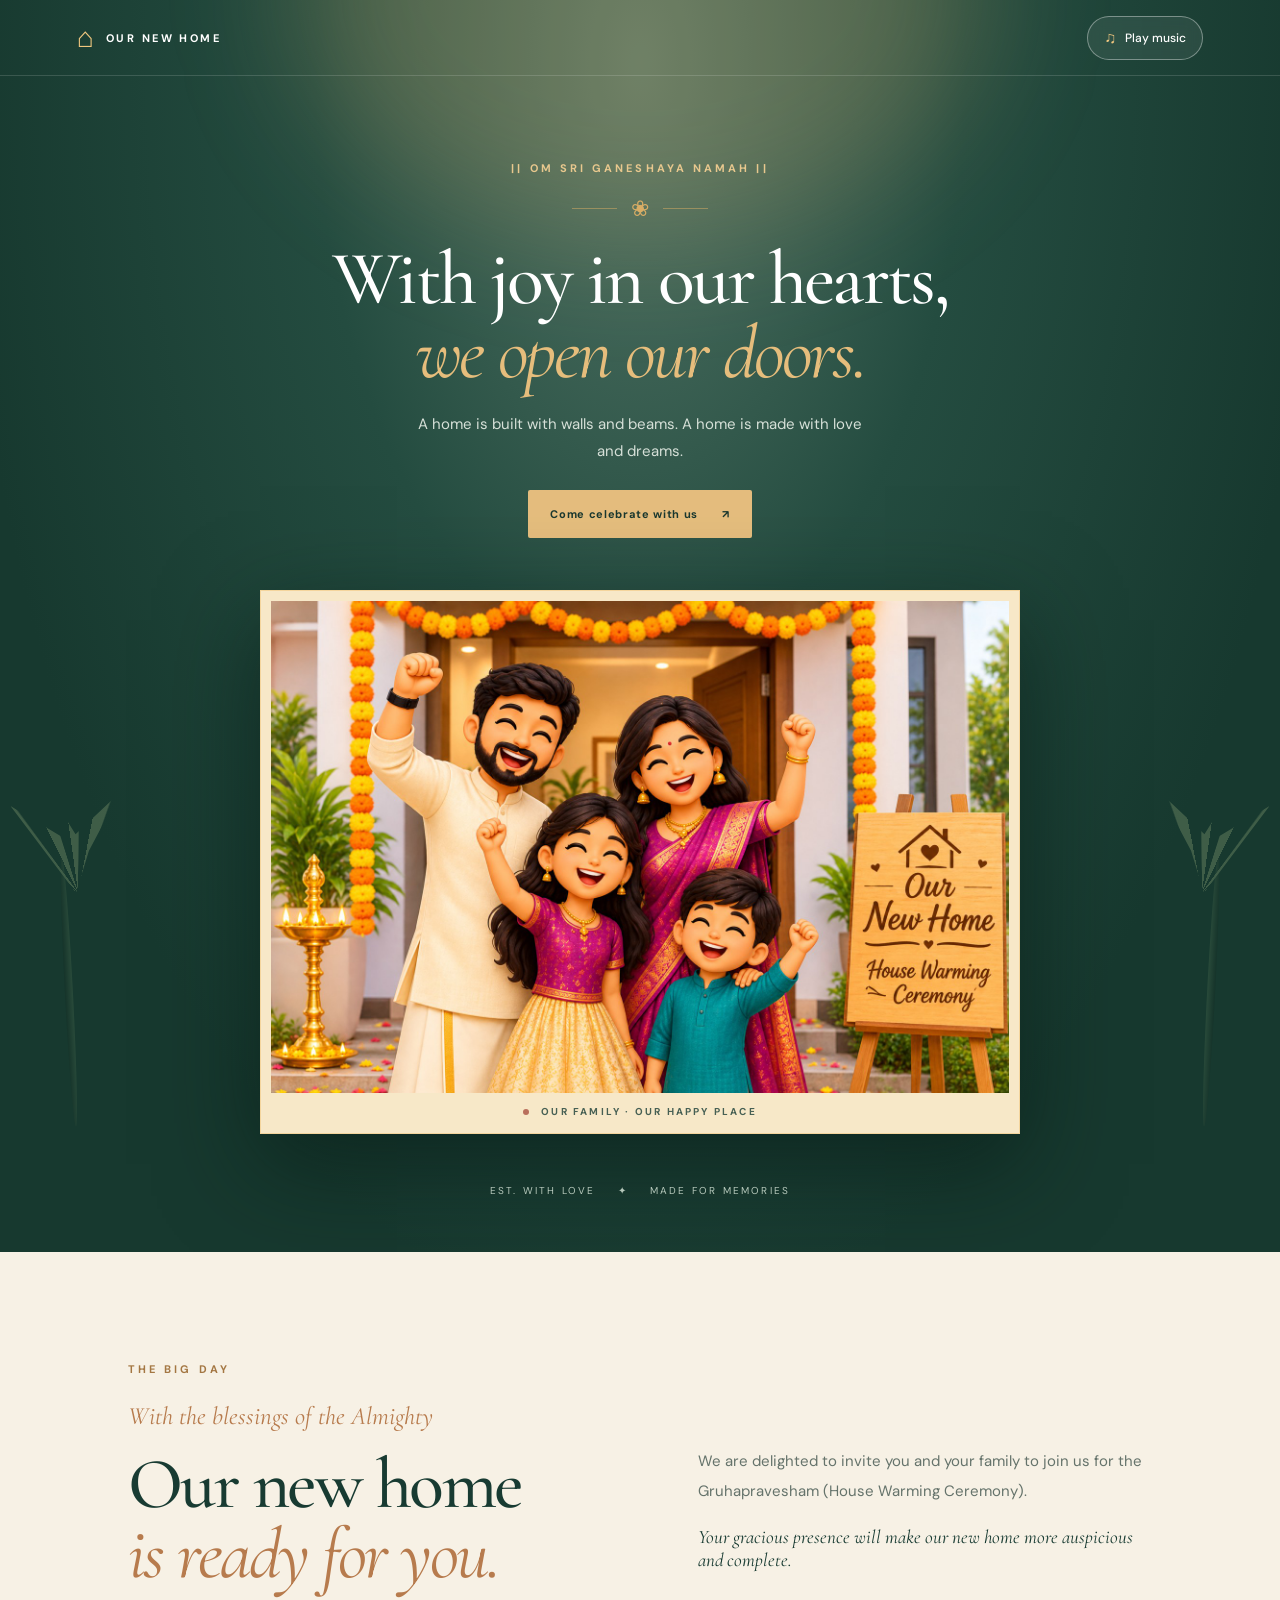
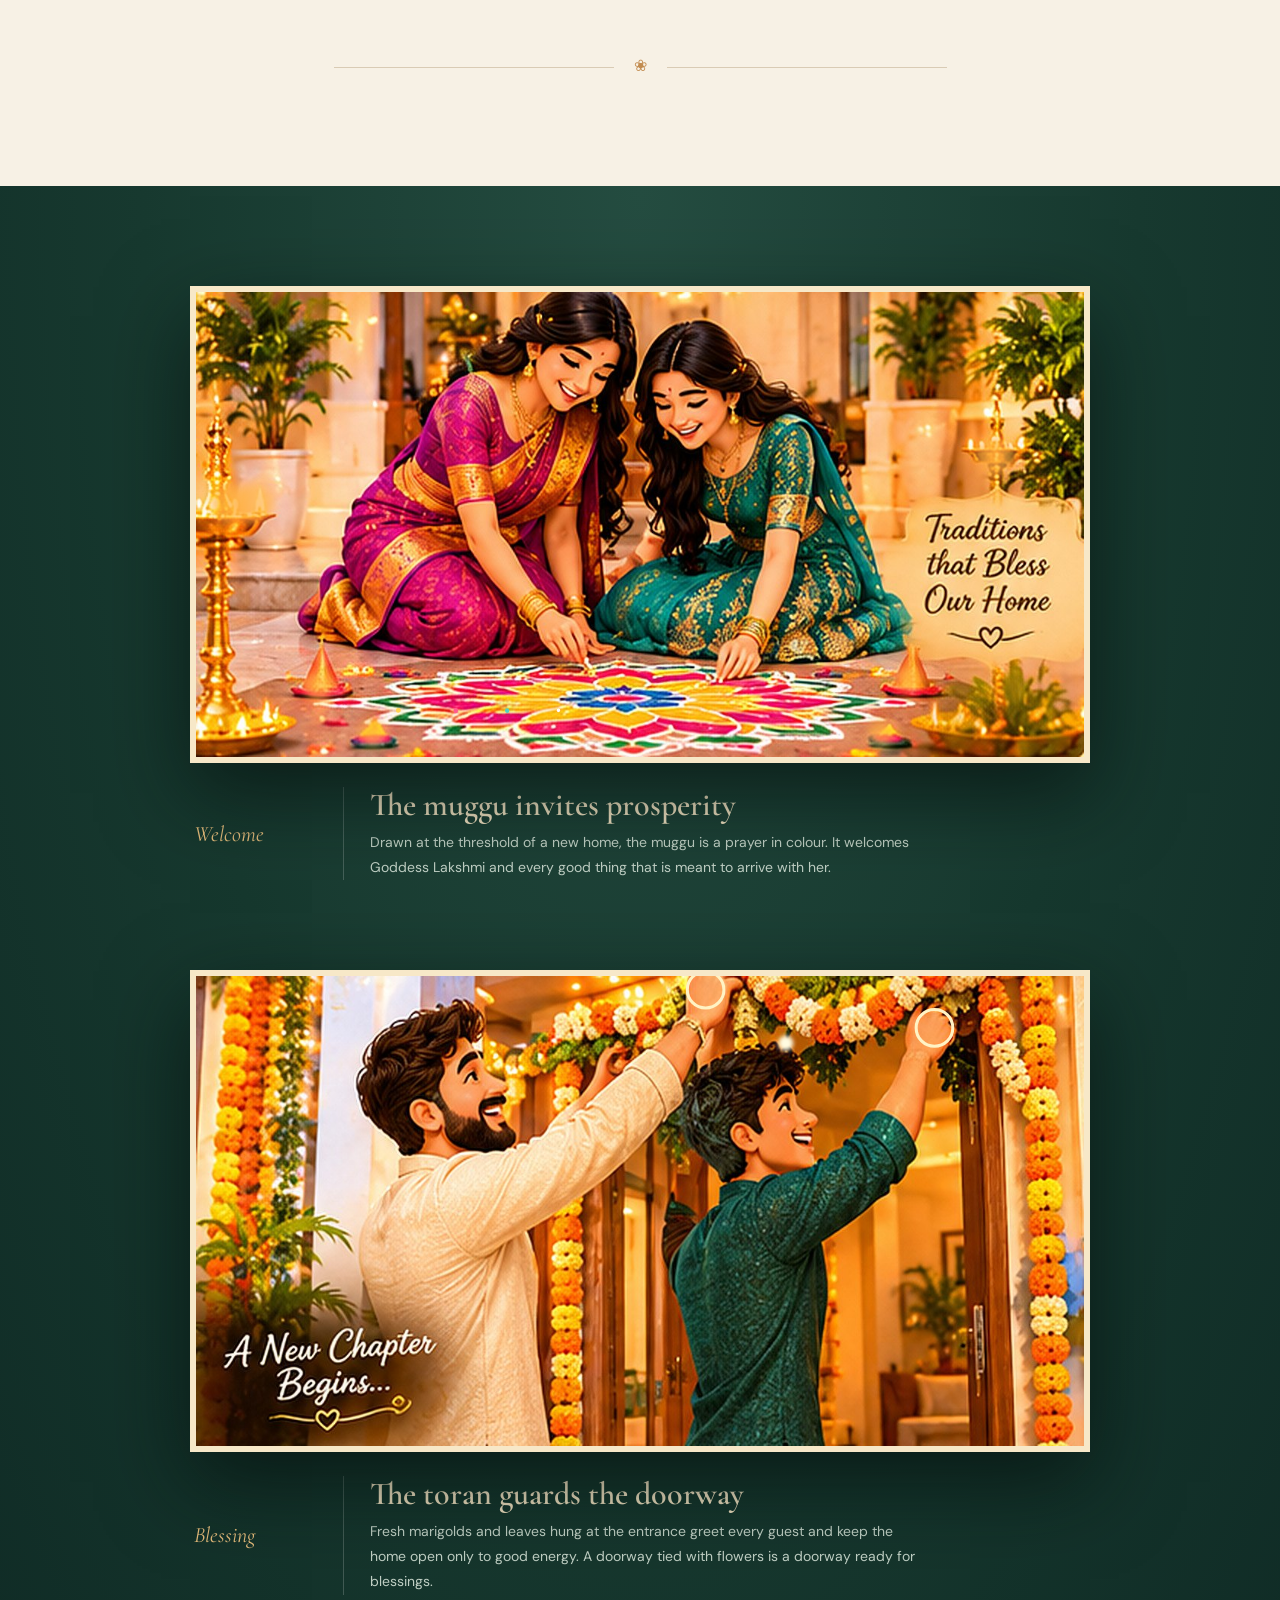
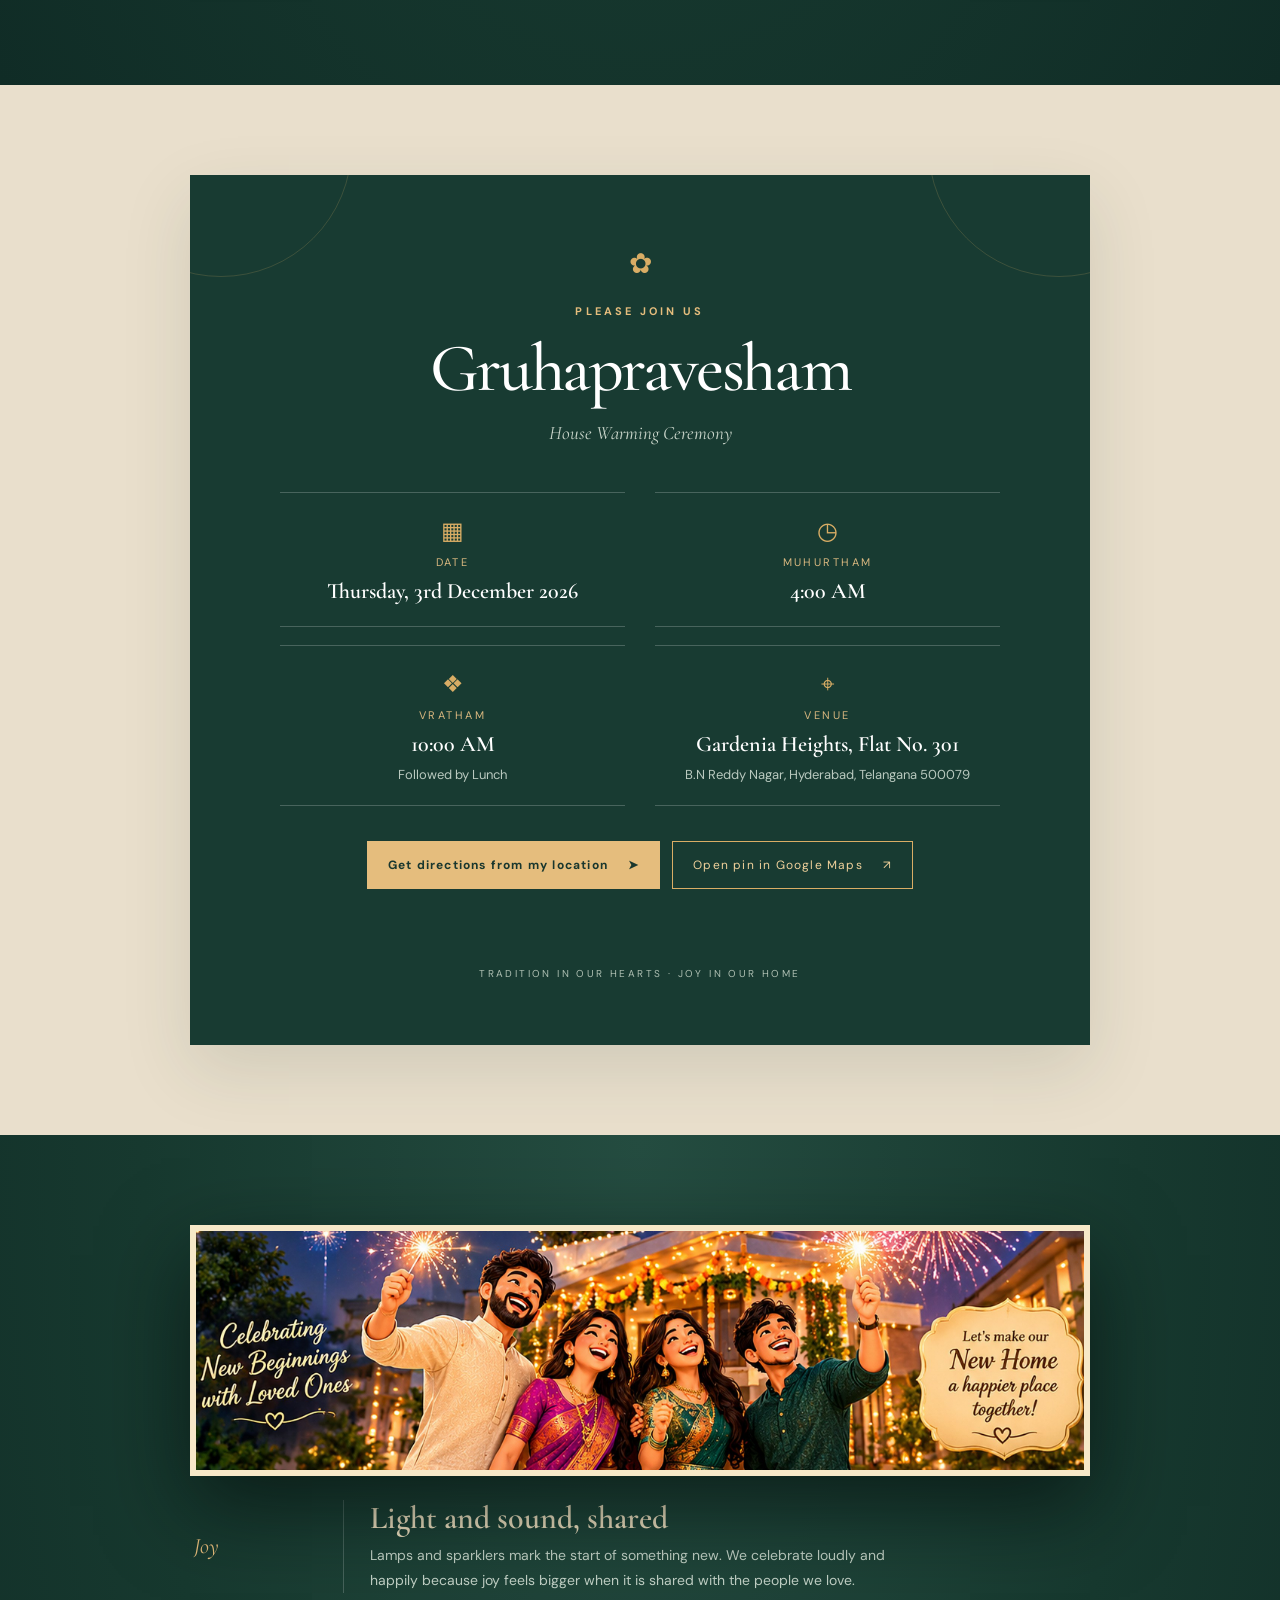
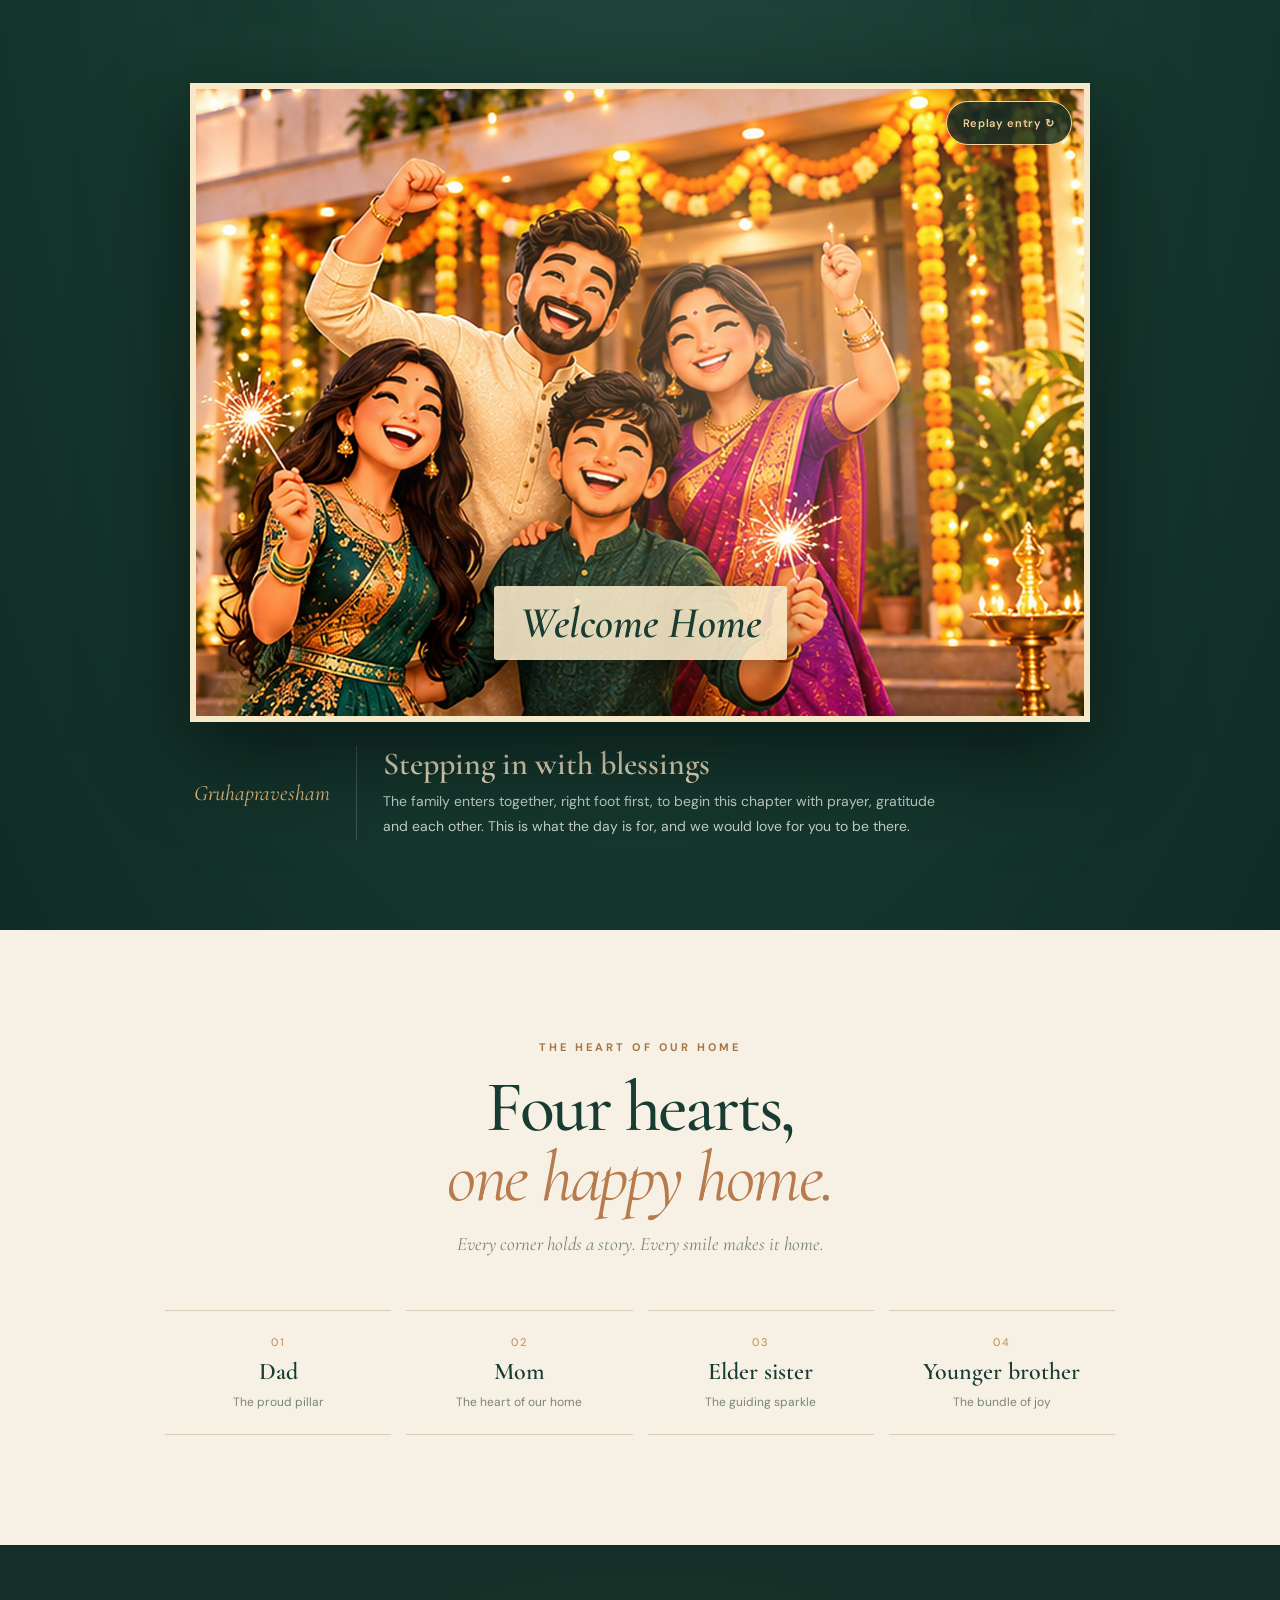
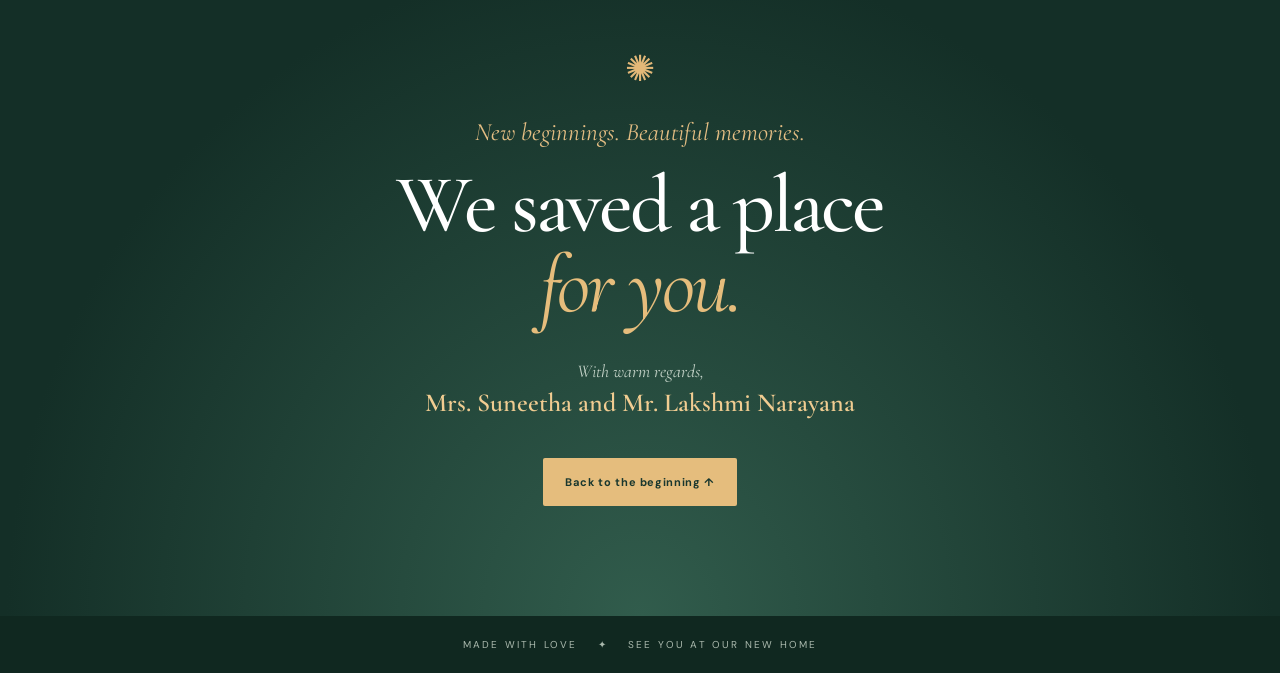
<file: site/index.html>
<!doctype html>
<html lang="en">
<head>
  <meta charset="UTF-8" />
  <meta name="viewport" content="width=device-width, initial-scale=1.0" />
  <meta name="theme-color" content="#183b32" />
  <meta name="description" content="Join us as we celebrate our new home." />
  <title>Gruhapravesham | Our New Home</title>
  <link rel="preconnect" href="https://fonts.googleapis.com">
  <link rel="preconnect" href="https://fonts.gstatic.com" crossorigin>
  <link href="https://fonts.googleapis.com/css2?family=Cormorant+Garamond:wght@400;500;600;700&family=DM+Sans:wght@400;500;600;700&display=swap" rel="stylesheet">
  <link rel="stylesheet" href="styles.css" />
</head>
<body>
  <div class="loading-screen" id="loadingScreen" aria-hidden="true">
    <div class="loader-lotus">✿</div><span>Opening our doors...</span>
  </div>

  <header class="topbar">
    <a class="brand" href="#home" aria-label="Our new home">
      <span class="brand-mark">⌂</span><span>OUR NEW HOME</span>
    </a>
    <button class="sound-toggle" id="soundToggle" aria-pressed="false" title="Toggle celebration music">
      <span class="sound-icon">♫</span><span id="soundLabel">Play music</span>
    </button>
  </header>

  <main>
    <section class="hero" id="home">
      <div class="sun-glow"></div>
      <div class="palm palm-left" aria-hidden="true"><i></i><b></b></div>
      <div class="palm palm-right" aria-hidden="true"><i></i><b></b></div>
      <div class="floating-petals" id="petals" aria-hidden="true"></div>
      <div class="hero-content">
        <p class="eyebrow reveal">|| OM SRI GANESHAYA NAMAH ||</p>
        <div class="ornament reveal"><span></span> ❀ <span></span></div>
        <h1 class="reveal">With joy in our hearts,<br><em>we open our doors.</em></h1>
        <p class="hero-copy reveal">A home is built with walls and beams. A home is made with love and dreams.</p>
        <a class="primary-button reveal" href="#invitation">Come celebrate with us <span>↗</span></a>
      </div>
      <div class="hero-art reveal">
        <img src="assets/family-housewarming.jpg" alt="A joyful family of four celebrating their new home" />
        <div class="art-caption"><span class="caption-dot"></span> OUR FAMILY · OUR HAPPY PLACE</div>
      </div>
      <div class="hero-bottom"><span>EST. WITH LOVE</span><span>✦</span><span>MADE FOR MEMORIES</span></div>
    </section>

    <section class="intro section-pad" id="invitation">
      <div class="section-kicker">THE BIG DAY</div>
      <div class="intro-grid">
        <div>
          <p class="script-line">With the blessings of the Almighty</p>
          <h2>Our new home<br><em>is ready for you.</em></h2>
        </div>
        <div class="intro-text">
          <p>We are delighted to invite you and your family to join us for the Gruhapravesham (House Warming Ceremony).</p>
          <p class="invite-signoff">Your gracious presence will make our new home more auspicious and complete.</p>
        </div>
      </div>
      <div class="divider"><span>❀</span></div>
    </section>

    <section class="story" id="story">
      <article class="scene" data-scene="muggu">
        <div class="stage"><div class="kb" style="--ox:50%;--oy:80%"><img src="assets/scene-muggu.jpg" width="588" height="308" alt="Mother and elder daughter smiling as they draw a colourful muggu at the entrance" /><svg class="fx" viewBox="0 0 588 308" aria-hidden="true"></svg></div><div class="petal-layer" aria-hidden="true"></div></div>
        <div class="scene-copy"><span class="scene-tag">Welcome</span><h3>The muggu invites prosperity</h3><p>Drawn at the threshold of a new home, the muggu is a prayer in colour. It welcomes Goddess Lakshmi and every good thing that is meant to arrive with her.</p></div>
      </article>

      <article class="scene" data-scene="garland">
        <div class="stage"><div class="kb" style="--ox:55%;--oy:20%"><img src="assets/scene-garland.jpg" width="582" height="308" alt="Father and younger son smiling as they tie a marigold garland at the entrance" /><svg class="fx" viewBox="0 0 582 308" aria-hidden="true"></svg></div><div class="petal-layer" aria-hidden="true"></div></div>
        <div class="scene-copy"><span class="scene-tag">Blessing</span><h3>The toran guards the doorway</h3><p>Fresh marigolds and leaves hung at the entrance greet every guest and keep the home open only to good energy. A doorway tied with flowers is a doorway ready for blessings.</p></div>
      </article>
    </section>

    <section class="details section-pad" id="details">
      <div class="details-card">
        <div class="details-flower">✿</div>
        <div class="section-kicker light">PLEASE JOIN US</div>
        <h2>Gruhapravesham</h2>
        <p class="details-sub">House Warming Ceremony</p>
        <div class="detail-grid four">
          <div class="detail-item"><span class="detail-icon">▦</span><span class="detail-label">DATE</span><strong id="eventDate">Date to be announced</strong></div>
          <div class="detail-item"><span class="detail-icon">◷</span><span class="detail-label">MUHURTHAM</span><strong id="eventMuhurtham">To be announced</strong></div>
          <div class="detail-item"><span class="detail-icon">❖</span><span class="detail-label">VRATHAM</span><strong id="eventTime">Time to be announced</strong><small id="eventNote"></small></div>
          <div class="detail-item"><span class="detail-icon">⌖</span><span class="detail-label">VENUE</span><strong id="eventVenue">Our New Home</strong><small id="eventAddress">Address will be shared soon</small></div>
        </div>
        <div class="map-box">
          <div class="map-actions">
            <button type="button" class="outline-button solid" id="dirBtn">Get directions from my location <span>➤</span></button>
            <a class="outline-button" id="mapLink" href="#" target="_blank" rel="noopener">Open pin in Google Maps <span>↗</span></a>
          </div>
          <p class="map-status" id="mapStatus" role="status" aria-live="polite"></p>
        </div>
        <p class="details-foot">TRADITION IN OUR HEARTS · JOY IN OUR HOME</p>
      </div>
    </section>

    <section class="story story-b">
      <article class="scene scene-night" data-scene="crackers">
        <div class="stage"><div class="kb"><img src="assets/scene-crackers.jpg" width="1178" height="328" alt="The whole family smiling and celebrating with sparklers in front of their lit-up home" /></div><canvas class="fx-canvas" aria-hidden="true"></canvas><div class="petal-layer" aria-hidden="true"></div></div>
        <div class="scene-copy"><span class="scene-tag">Joy</span><h3>Light and sound, shared</h3><p>Lamps and sparklers mark the start of something new. We celebrate loudly and happily because joy feels bigger when it is shared with the people we love.</p></div>
      </article>

      <article class="scene" data-scene="entry">
        <div class="stage"><div class="kb" style="--ox:66%;--oy:38%"><img src="assets/scene-entry.jpg" width="736" height="520" alt="The whole family smiling together at the entrance of their new home" /></div><div class="bloom" aria-hidden="true"></div><div class="welcome" aria-hidden="true"><span>Welcome Home</span></div><canvas class="fx-canvas" aria-hidden="true"></canvas><button class="replay" type="button">Replay entry ↻</button></div>
        <div class="scene-copy"><span class="scene-tag">Gruhapravesham</span><h3>Stepping in with blessings</h3><p>The family enters together, right foot first, to begin this chapter with prayer, gratitude and each other. This is what the day is for, and we would love for you to be there.</p></div>
      </article>
    </section>

    <section class="family section-pad">
      <div class="section-kicker">THE HEART OF OUR HOME</div>
      <h2>Four hearts,<br><em>one happy home.</em></h2>
      <p class="family-copy">Every corner holds a story. Every smile makes it home.</p>
      <div class="family-roles">
        <div><span>01</span><strong>Dad</strong><small>The proud pillar</small></div>
        <div><span>02</span><strong>Mom</strong><small>The heart of our home</small></div>
        <div><span>03</span><strong>Elder sister</strong><small>The guiding sparkle</small></div>
        <div><span>04</span><strong>Younger brother</strong><small>The bundle of joy</small></div>
      </div>
    </section>

    <section class="closing">
      <div class="closing-ornament">✺</div>
      <p class="script-line">New beginnings. Beautiful memories.</p>
      <h2>We saved a place<br><em>for you.</em></h2>
      <p>With warm regards,</p>
      <strong class="family-name" id="familyName">Our Family</strong>
      <a class="primary-button" href="#home">Back to the beginning ↑</a>
    </section>
  </main>

  <footer><span>MADE WITH LOVE</span><span>✦</span><span>SEE YOU AT OUR NEW HOME</span></footer>
  <div class="petal-field" id="petalField" aria-hidden="true"></div>
  <audio id="celebrationAudio" loop preload="none"></audio>
  <script src="config.js"></script>
  <script src="music.js"></script>
  <script src="scenes.js"></script>
  <script src="script.js"></script>
</body>
</html>
</file>
<file: site/styles.css>
@import url('https://fonts.googleapis.com/css2?family=Yeseva+One&display=swap');
:root{--forest:#183b32;--deep:#102c26;--cream:#f7f1e5;--gold:#d9ad65;--rose:#b96f5c;--ink:#263a32;--muted:#68766d}
*{box-sizing:border-box}html{scroll-behavior:smooth}body{margin:0;background:var(--cream);color:var(--ink);font-family:"DM Sans",sans-serif}a{color:inherit;text-decoration:none}.loading-screen{position:fixed;inset:0;z-index:99;background:var(--deep);color:#f8e8c7;display:flex;flex-direction:column;align-items:center;justify-content:center;gap:12px;font-size:12px;letter-spacing:.2em;text-transform:uppercase;transition:opacity .7s,visibility .7s}.loading-screen.hide{opacity:0;visibility:hidden}.loader-lotus{font-size:42px;animation:spin 3s linear infinite;color:var(--gold)}@keyframes spin{to{transform:rotate(360deg)}}
.topbar{height:76px;position:absolute;z-index:5;top:0;left:0;width:100%;display:flex;align-items:center;justify-content:space-between;padding:0 6vw;color:#fff;border-bottom:1px solid #ffffff25}.brand{display:flex;align-items:center;gap:10px;font-size:10px;letter-spacing:.22em;font-weight:700}.brand-mark{font-family:serif;font-size:28px;color:#f0c77f}.sound-toggle{border:1px solid #ffffff60;border-radius:40px;background:#ffffff12;color:white;padding:10px 16px;display:flex;gap:9px;align-items:center;font:500 11px "DM Sans";cursor:pointer;backdrop-filter:blur(8px)}.sound-icon{font-size:16px;color:#f0c77f}
.hero{min-height:920px;background:radial-gradient(ellipse at 50% 5%,#527465 0,#244c40 36%,#17392f 75%);color:#fff;position:relative;overflow:hidden;padding:150px 7vw 55px;display:flex;align-items:center;flex-direction:column}.sun-glow{position:absolute;width:700px;height:500px;top:-260px;left:calc(50% - 350px);background:#e5b66b33;filter:blur(60px);border-radius:50%}.hero-content{position:relative;z-index:2;text-align:center;max-width:760px}.eyebrow,.section-kicker{font-size:10px;letter-spacing:.28em;font-weight:700;color:#e8c88e}.ornament{display:flex;align-items:center;justify-content:center;gap:14px;color:var(--gold);font-size:22px;margin:19px 0}.ornament span{width:45px;height:1px;background:#d9ad6580}.hero h1,.intro h2,.details h2,.family h2,.closing h2{font:500 clamp(43px,6vw,76px)/.98 "Cormorant Garamond",serif;letter-spacing:-.035em;margin:0}.hero h1 em,.intro h2 em,.details h2 em,.family h2 em,.closing h2 em{font-weight:400;color:#e6bd7c}.hero-copy{color:#d6e0d8;font-size:14px;line-height:1.8;max-width:470px;margin:20px auto 25px}.primary-button{display:inline-flex;align-items:center;gap:24px;background:#e5bd7d;color:#19372e;padding:15px 22px;font-size:11px;font-weight:700;letter-spacing:.06em;border-radius:2px;transition:transform .25s,background .25s}.primary-button:hover{transform:translateY(-3px);background:#f2d39b}.hero-art{position:relative;z-index:2;width:min(760px,85vw);margin:52px auto 0;padding:10px;background:#f7e8c8;border:1px solid #f4d59d;box-shadow:0 30px 90px #071b16a6;transform:rotate(-1deg);animation:artFloat 6s ease-in-out infinite}.hero-art img{display:block;width:100%;height:auto;max-height:510px;object-fit:cover;object-position:center 42%}.art-caption{background:#f7e8c8;color:#476054;padding:12px 8px 5px;text-align:center;font-size:9px;letter-spacing:.22em;font-weight:700}.caption-dot{display:inline-block;width:6px;height:6px;background:#b96f5c;border-radius:50%;margin-right:8px}.hero-bottom{position:relative;z-index:2;width:100%;display:flex;justify-content:center;gap:22px;margin-top:50px;font-size:9px;letter-spacing:.22em;color:#b7c9bc}.palm{position:absolute;bottom:10%;width:150px;height:340px;opacity:.42}.palm-left{left:-10px;transform:rotate(-8deg)}.palm-right{right:-10px;transform:scaleX(-1) rotate(-8deg)}.palm i{position:absolute;bottom:0;left:70px;width:8px;height:270px;background:linear-gradient(90deg,#142d24,#42634a);border-radius:100%;transform:rotate(5deg)}.palm b{position:absolute;top:8px;left:42px;width:110px;height:100px;background:repeating-conic-gradient(from 0deg at 50% 100%,#78906a 0 8deg,transparent 9deg 19deg);clip-path:polygon(48% 100%,0 5%,45% 45%,38% 0,55% 42%,100% 7%,65% 60%);transform-origin:50% 100%;animation:frondSway 4s ease-in-out infinite alternate}@keyframes frondSway{to{transform:rotate(7deg)}}@keyframes artFloat{50%{transform:rotate(0deg) translateY(-8px)}}.floating-petals{position:absolute;inset:0;pointer-events:none}.petal{position:absolute;top:-20px;width:8px;height:13px;background:#e8bd78;border-radius:90% 0 90% 0;opacity:.7;animation:fall linear infinite}@keyframes fall{to{transform:translate3d(80px,1050px,0) rotate(600deg);opacity:.05}}
.section-pad{padding:110px 10vw}.intro{background:var(--cream)}.section-kicker{color:#a47743}.intro-grid{display:grid;grid-template-columns:1fr 1fr;gap:9vw;align-items:end;margin-top:25px}.intro h2,.family h2{color:var(--forest);font-size:clamp(48px,6vw,72px)}.intro h2 em,.family h2 em{color:#b77b4d}.script-line{font:italic 25px "Cormorant Garamond",serif;color:#b77b4d;margin:0 0 18px}.intro-text{font-size:14px;line-height:2;color:#65736b;max-width:470px}.invite-signoff{font:italic 19px "Cormorant Garamond",serif;color:var(--forest)}.divider{text-align:center;margin-top:65px;color:#c28c50}.divider:before,.divider:after{content:"";display:inline-block;vertical-align:middle;width:min(28vw,280px);height:1px;background:#d9cbb4;margin:0 20px}
.details{background:#e9dfcc;padding-top:90px;padding-bottom:90px}.details-card{max-width:900px;margin:auto;background:var(--forest);color:white;text-align:center;padding:70px 7vw 55px;position:relative;overflow:hidden;box-shadow:0 25px 65px #263c3020}.details-card:before,.details-card:after{content:"";position:absolute;width:260px;height:260px;border:1px solid #d9ad6530;border-radius:50%;top:-160px}.details-card:before{left:-100px}.details-card:after{right:-100px}.details-flower{font-size:28px;color:var(--gold);margin-bottom:22px}.light{color:#e5bd7d}.details h2{font-size:clamp(48px,6vw,68px);margin:18px 0}.details-sub{font:italic 19px "Cormorant Garamond",serif;color:#c9d5ca}.detail-grid{display:grid;grid-template-columns:1fr 1fr;gap:30px;margin:48px auto 35px;max-width:650px}.detail-item{display:flex;flex-direction:column;align-items:center;gap:9px;padding:22px 10px;border-top:1px solid #ffffff35;border-bottom:1px solid #ffffff35}.detail-icon{font-size:24px;color:var(--gold)}.detail-label{font-size:9px;letter-spacing:.22em;color:#d8b77f}.detail-item strong{font:600 22px "Cormorant Garamond",serif}.detail-item small{font-size:11px;color:#b9c9bf}.outline-button{display:inline-flex;gap:20px;border:1px solid #d9ad65;color:#f0d19b;padding:13px 20px;font-size:10px;letter-spacing:.1em}.details-foot{font-size:8px;letter-spacing:.24em;color:#aebfb2;margin-top:42px}
.family{text-align:center;background:#f7f1e5}.family h2{margin:18px 0}.family-copy{color:#77847a;font:italic 19px "Cormorant Garamond",serif}.family-roles{max-width:950px;margin:55px auto 0;display:grid;grid-template-columns:repeat(4,1fr);gap:15px}.family-roles div{padding:24px 10px;border-top:1px solid #d9cbb4;border-bottom:1px solid #d9cbb4;display:flex;flex-direction:column;gap:8px}.family-roles span{font-size:9px;letter-spacing:.18em;color:#bd8950}.family-roles strong{font:600 24px "Cormorant Garamond",serif;color:var(--forest)}.family-roles small{font-size:10px;color:#78847b}
.closing{background:radial-gradient(ellipse at 50% 100%,#315c4c,#142f27 70%);color:#fff;text-align:center;padding:100px 20px 110px;position:relative;overflow:hidden}.closing-ornament{color:#e3b878;font-size:36px;margin-bottom:25px}.closing .script-line{color:#e3bd83}.closing h2{font-size:clamp(52px,7vw,82px);margin-bottom:25px}.closing>p:not(.script-line){color:#c1d0c5;font:italic 18px "Cormorant Garamond",serif;margin:35px 0 5px}.family-name{display:block;font:600 26px "Cormorant Garamond",serif;color:#f0cc91;margin-bottom:35px}.closing .primary-button{margin-top:5px}footer{background:#102820;color:#aab9ad;display:flex;justify-content:center;gap:20px;padding:22px;font-size:8px;letter-spacing:.22em}
.reveal{opacity:0;transform:translateY(22px);transition:opacity .8s ease,transform .8s ease}.reveal.visible{opacity:1;transform:translateY(0)}
@media(max-width:700px){.topbar{height:65px;padding:0 5vw}.brand{font-size:8px}.sound-toggle{padding:8px 11px}.hero{padding:120px 5vw 38px;min-height:auto}.hero h1{font-size:49px}.hero-art{width:94vw;margin-top:40px}.hero-art img{max-height:390px}.palm{opacity:.2;transform:scale(.65);transform-origin:bottom}.palm-right{transform:scaleX(-1) scale(.65)}.hero-bottom{font-size:7px;gap:12px;margin-top:38px}.section-pad{padding:75px 7vw}.intro-grid{grid-template-columns:1fr;gap:20px}.intro h2,.family h2{font-size:55px}.divider{margin-top:40px}.divider:before,.divider:after{width:18vw;margin:0 10px}.details{padding:55px 5vw}.details-card{padding:55px 6vw 40px}.detail-grid{grid-template-columns:1fr;gap:14px;margin:30px auto}.detail-item{padding:17px 8px}.family-roles{grid-template-columns:1fr 1fr;gap:12px;margin-top:35px}.family-roles div{padding:18px 5px}.closing{padding:75px 15px 85px}footer{font-size:7px;gap:10px;letter-spacing:.12em}}
@media(prefers-reduced-motion:reduce){*,*:before,*:after{animation-duration:.01ms!important;animation-iteration-count:1!important;scroll-behavior:auto!important;transition-duration:.01ms!important}}

/* ===== v2: cinematic story scenes ===== */
html,body{max-width:100%;overflow-x:hidden}img,svg,canvas{max-width:100%}
.petal-field{position:fixed;inset:0;pointer-events:none;z-index:4;overflow:hidden}
.petal-field .petal,.petal-layer .petal{animation-name:fallv}
@keyframes fallv{0%{transform:translate3d(0,-5vh,0) rotate(0)}100%{transform:translate3d(60px,108vh,0) rotate(540deg);opacity:.05}}
@keyframes fallbox{0%{transform:translate3d(0,-20px,0) rotate(0)}100%{transform:translate3d(40px,420px,0) rotate(540deg);opacity:0}}
.petal-layer{position:absolute;inset:0;pointer-events:none;overflow:hidden}.petal-layer .petal{animation-name:fallbox}
.story{background:radial-gradient(ellipse at 50% 0,#244c40 0,#17392f 55%,#102c26 100%);color:#fff;padding:100px 6vw 90px;overflow:hidden}
.story-head{text-align:center;max-width:720px;margin:0 auto 70px}
.story-head h2{font:500 clamp(42px,6vw,70px)/1 "Cormorant Garamond",serif;letter-spacing:-.03em;margin:18px 0}.story-head h2 em{font-weight:400;color:#e6bd7c}
.story-sub{font:italic 19px "Cormorant Garamond",serif;color:#c9d5ca;margin:0}
.scene{max-width:980px;margin:0 auto 90px}.scene:last-child{margin-bottom:0}
.stage{position:relative;overflow:hidden;background:#0b211b;padding:0;border:6px solid #f7e8c8;box-shadow:0 30px 80px #040f0cb0;aspect-ratio:var(--ar,auto)}
.stage img{display:block;width:100%;height:auto}
.kb{position:relative;transform-origin:var(--ox,50%) var(--oy,50%);will-change:transform}
.fx{position:absolute;inset:0;width:100%;height:100%;pointer-events:none}
.fx-canvas{position:absolute;inset:0;width:100%;height:100%;pointer-events:none}
.scene-night .stage{aspect-ratio:1178/328}@media(max-width:1000px){.scene-night .stage{aspect-ratio:2/1}}
.scene-night .stage img{width:100%;height:100%;object-fit:cover;position:absolute;inset:0}
.scene-night .kb{position:absolute;inset:0}
.scene-copy{display:grid;grid-template-columns:auto 1fr;gap:6px 26px;align-items:baseline;margin-top:24px;padding:0 4px}
.scene-tag{grid-row:span 2;font:italic 22px "Cormorant Garamond",serif;color:#e6bd7c;border-right:1px solid #ffffff30;padding-right:26px;align-self:stretch;display:flex;align-items:center;min-width:150px}
.scene-copy h3{font:600 clamp(24px,3vw,32px)/1.15 "Cormorant Garamond",serif;margin:0;color:#f8e8c7}
.scene-copy p{margin:0;font-size:14px;line-height:1.8;color:#c1d0c5;max-width:560px}
/* live animations, start when a scene scrolls into view */
.scene.live[data-scene="muggu"] .kb,.scene.live[data-scene="garland"] .kb{animation:kbzoom 16s ease-in-out infinite alternate}
@keyframes kbzoom{to{transform:scale(1.1)}}
.scene.live[data-scene="entry"] .kb{animation:walkin 9s cubic-bezier(.4,0,.2,1) forwards}
@keyframes walkin{0%{transform:scale(1)}100%{transform:scale(1.32)}}
.bloom{position:absolute;left:66%;top:38%;width:90%;aspect-ratio:1;translate:-50% -50%;background:radial-gradient(circle,#fff4cf 0,#ffd98a88 25%,transparent 62%);opacity:0;pointer-events:none;mix-blend-mode:screen;scale:.2}
.scene.live .bloom{animation:bloom 9s ease-in forwards}
@keyframes bloom{0%,45%{opacity:0;scale:.2}80%{opacity:.85;scale:1}100%{opacity:.35;scale:1.2}}
.welcome{position:absolute;inset:auto 0 9% 0;text-align:center;opacity:0;pointer-events:none}
.welcome span{display:inline-block;padding:10px 26px;background:#f7e8c8e6;color:#183b32;font:italic 600 clamp(24px,5vw,44px) "Cormorant Garamond",serif;border-radius:3px;box-shadow:0 10px 30px #0006}
.scene.live .welcome{animation:welcome 9s ease forwards}
@keyframes welcome{0%,62%{opacity:0;transform:translateY(16px)}78%,100%{opacity:1;transform:none}}
.replay{position:absolute;top:12px;right:12px;z-index:3;border:1px solid #f4d59d;background:#102c26cc;color:#f0d19b;font:600 11px "DM Sans";letter-spacing:.06em;padding:8px 12px;border-radius:30px;cursor:pointer}
.fx .glow{animation:flick 1.6s ease-in-out infinite alternate;transform-box:fill-box;transform-origin:center}
@keyframes flick{from{opacity:.45;transform:scale(.85)}to{opacity:.95;transform:scale(1.15)}}
.fx .bead{transform-box:fill-box;transform-origin:center;opacity:0;animation:bead 9s ease-out infinite}
@keyframes bead{0%{opacity:0;transform:scale(0)}4%{opacity:1;transform:scale(1.7)}8%,86%{opacity:1;transform:scale(1)}100%{opacity:0;transform:scale(1)}}
.fx .dot{transform-box:fill-box;transform-origin:center;opacity:0;animation:dotp 10s ease-out infinite}
@keyframes dotp{0%{opacity:0;transform:scale(0)}3%{opacity:1;transform:scale(1.8)}7%,88%{opacity:1;transform:scale(1)}100%{opacity:0}}
.fx .ring{fill:none;stroke-linecap:round;stroke-dasharray:1;stroke-dashoffset:1;animation:draw 10s ease-in-out infinite}
@keyframes draw{0%{stroke-dashoffset:1;opacity:1}55%,88%{stroke-dashoffset:0;opacity:1}100%{stroke-dashoffset:0;opacity:0}}
.fx .powder{animation:powder 1.1s linear infinite;opacity:0}
@keyframes powder{0%{opacity:0;transform:translate(0,0)}20%{opacity:1}100%{opacity:0;transform:translate(var(--dx),26px)}}
.fx .tie{fill:none;stroke:#fff3c4;stroke-width:2;transform-box:fill-box;transform-origin:center;animation:tie 1.8s ease-out infinite}
@keyframes tie{0%{opacity:.9;transform:scale(.4)}100%{opacity:0;transform:scale(2.4)}}
@media(max-width:700px){
  .story{padding:70px 5vw 60px}.story-head{margin-bottom:44px}.story-sub{font-size:17px}
  .scene{margin-bottom:56px}.stage{border-width:4px}
  .scene-night .stage{aspect-ratio:1/1}
  .scene-copy{grid-template-columns:1fr;gap:6px;margin-top:18px}
  .scene-tag{grid-row:auto;border-right:0;padding:0;min-width:0;font-size:19px}
  .scene-copy p{font-size:13.5px}
  .welcome{bottom:6%}.replay{top:8px;right:8px}
  .sound-toggle{max-width:50vw}
}
.sound-toggle:not(.on){animation:nudge 2.4s ease-in-out 3s 3}.sound-toggle.on{background:#e5bd7d;color:#19372e;border-color:#e5bd7d}.sound-toggle.on .sound-icon{color:#19372e}
@keyframes nudge{50%{box-shadow:0 0 0 7px #f0c77f33}}

/* ===== v3: sharper images, 2x2 details, scene flow ===== */
.scene.live[data-scene="muggu"] .kb,.scene.live[data-scene="garland"] .kb{animation:none}
.scene.live[data-scene="entry"] .kb{animation:walkin 9s ease-in-out forwards}
@keyframes walkin{0%{transform:scale(1)}100%{transform:scale(1.05)}}
.kb{will-change:auto}.stage img{image-rendering:auto}
.scene{max-width:900px}
.story-b{padding-top:90px}
.detail-grid.four{grid-template-columns:1fr 1fr;max-width:720px;gap:18px 30px}
.detail-item small:empty{display:none}.detail-item strong{text-align:center}
@media(max-width:700px){.detail-grid.four{grid-template-columns:1fr;gap:12px}.story-b{padding-top:60px}}

/* ===== v4: directions, legibility, every screen shape ===== */
html{-webkit-text-size-adjust:100%;text-size-adjust:100%}
body{-webkit-font-smoothing:antialiased;text-rendering:optimizeLegibility}
button{font-family:inherit}
.topbar{padding-left:max(6vw,env(safe-area-inset-left));padding-right:max(6vw,env(safe-area-inset-right))}
.map-box{display:flex;flex-direction:column;align-items:center;gap:16px}
.mode-chips{display:flex;flex-wrap:wrap;justify-content:center;gap:8px}
.chip{min-height:44px;min-width:72px;padding:0 18px;border-radius:40px;border:1px solid #d9ad6580;background:transparent;color:#f0d19b;font:600 13px "DM Sans",sans-serif;cursor:pointer;transition:background .2s,color .2s}
.chip[aria-pressed="true"]{background:#e5bd7d;color:#19372e;border-color:#e5bd7d}
.map-actions{display:flex;flex-wrap:wrap;justify-content:center;gap:12px}
.outline-button{min-height:48px;align-items:center;justify-content:center;background:transparent;cursor:pointer;font-family:"DM Sans",sans-serif;font-size:12px}
.outline-button.solid{background:#e5bd7d;color:#19372e;border-color:#e5bd7d;font-weight:700}
.outline-button:focus-visible,.chip:focus-visible,.primary-button:focus-visible,.sound-toggle:focus-visible,.replay:focus-visible{outline:3px solid #fff3c4;outline-offset:3px}
.map-status{min-height:20px;margin:0;font-size:13px;color:#d8e3da}
/* legibility floor: nothing smaller than 11px */
.eyebrow,.section-kicker{font-size:11px}.detail-label{font-size:11px}.details-foot{font-size:10px}
.family-roles span{font-size:11px}.family-roles small{font-size:12px}.detail-item small{font-size:13px}
.hero-bottom,footer{font-size:10px}.art-caption{font-size:10px}.brand{font-size:11px}.sound-toggle{font-size:12px;min-height:44px}
.primary-button{min-height:48px}.hero-copy,.intro-text{font-size:15px}
/* big screens: keep content centred and a comfortable width */
.intro-grid{max-width:1100px;margin-inline:auto}.family-roles{max-width:950px}.hero{padding-inline:max(7vw,env(safe-area-inset-left))}
@media(min-width:1700px){.hero-art{width:860px}.hero-art img{max-height:600px}.scene{max-width:1000px}}
/* scenes never taller than the screen (landscape phones, short laptops) */
.scene{max-width:min(900px,160svh)}.scene[data-scene="entry"]{max-width:min(900px,125svh)}
@media(min-width:1700px){.scene{max-width:min(1000px,160svh)}}
/* landscape phones / very short screens */
@media(max-height:520px) and (orientation:landscape){
  .hero{min-height:auto;padding-top:96px;padding-bottom:30px}.hero h1{font-size:40px}.hero-art{margin-top:28px;width:min(560px,70vw)}.hero-art img{max-height:300px}
  .section-pad{padding-top:56px;padding-bottom:56px}.story{padding-top:50px;padding-bottom:50px}.scene{margin-bottom:44px}
  .details-card{padding:44px 5vw 36px}
}
/* small phones */
@media(max-width:700px){
  .brand{font-size:10px}.hero h1{font-size:clamp(36px,12vw,49px)}.hero-copy{font-size:15px}
  .detail-item strong{font-size:21px}.map-actions{width:100%}.map-actions .outline-button{width:100%}
  .mode-chips{width:100%}.chip{flex:1 1 calc(50% - 8px)}
  .sound-toggle{padding:8px 12px}.family-roles strong{font-size:22px}
}
@media(max-width:360px){.topbar{padding:0 12px}.brand span:last-child{display:none}.hero-bottom{flex-wrap:wrap}.section-pad{padding-left:6vw;padding-right:6vw}.scene-copy h3{font-size:23px}}
.replay{min-height:44px;padding:0 16px}
@media(max-height:520px) and (orientation:landscape){.scene-night .stage{aspect-ratio:2.4/1}}
h1,h2,h3,strong{overflow-wrap:break-word}
.details h2{font-size:clamp(30px,9.5vw,68px)}
@media(max-width:700px){.intro h2,.family h2{font-size:clamp(36px,12vw,55px)}.closing h2{font-size:clamp(36px,12vw,52px)}.story-head h2{font-size:clamp(34px,11vw,48px)}}
</file>
